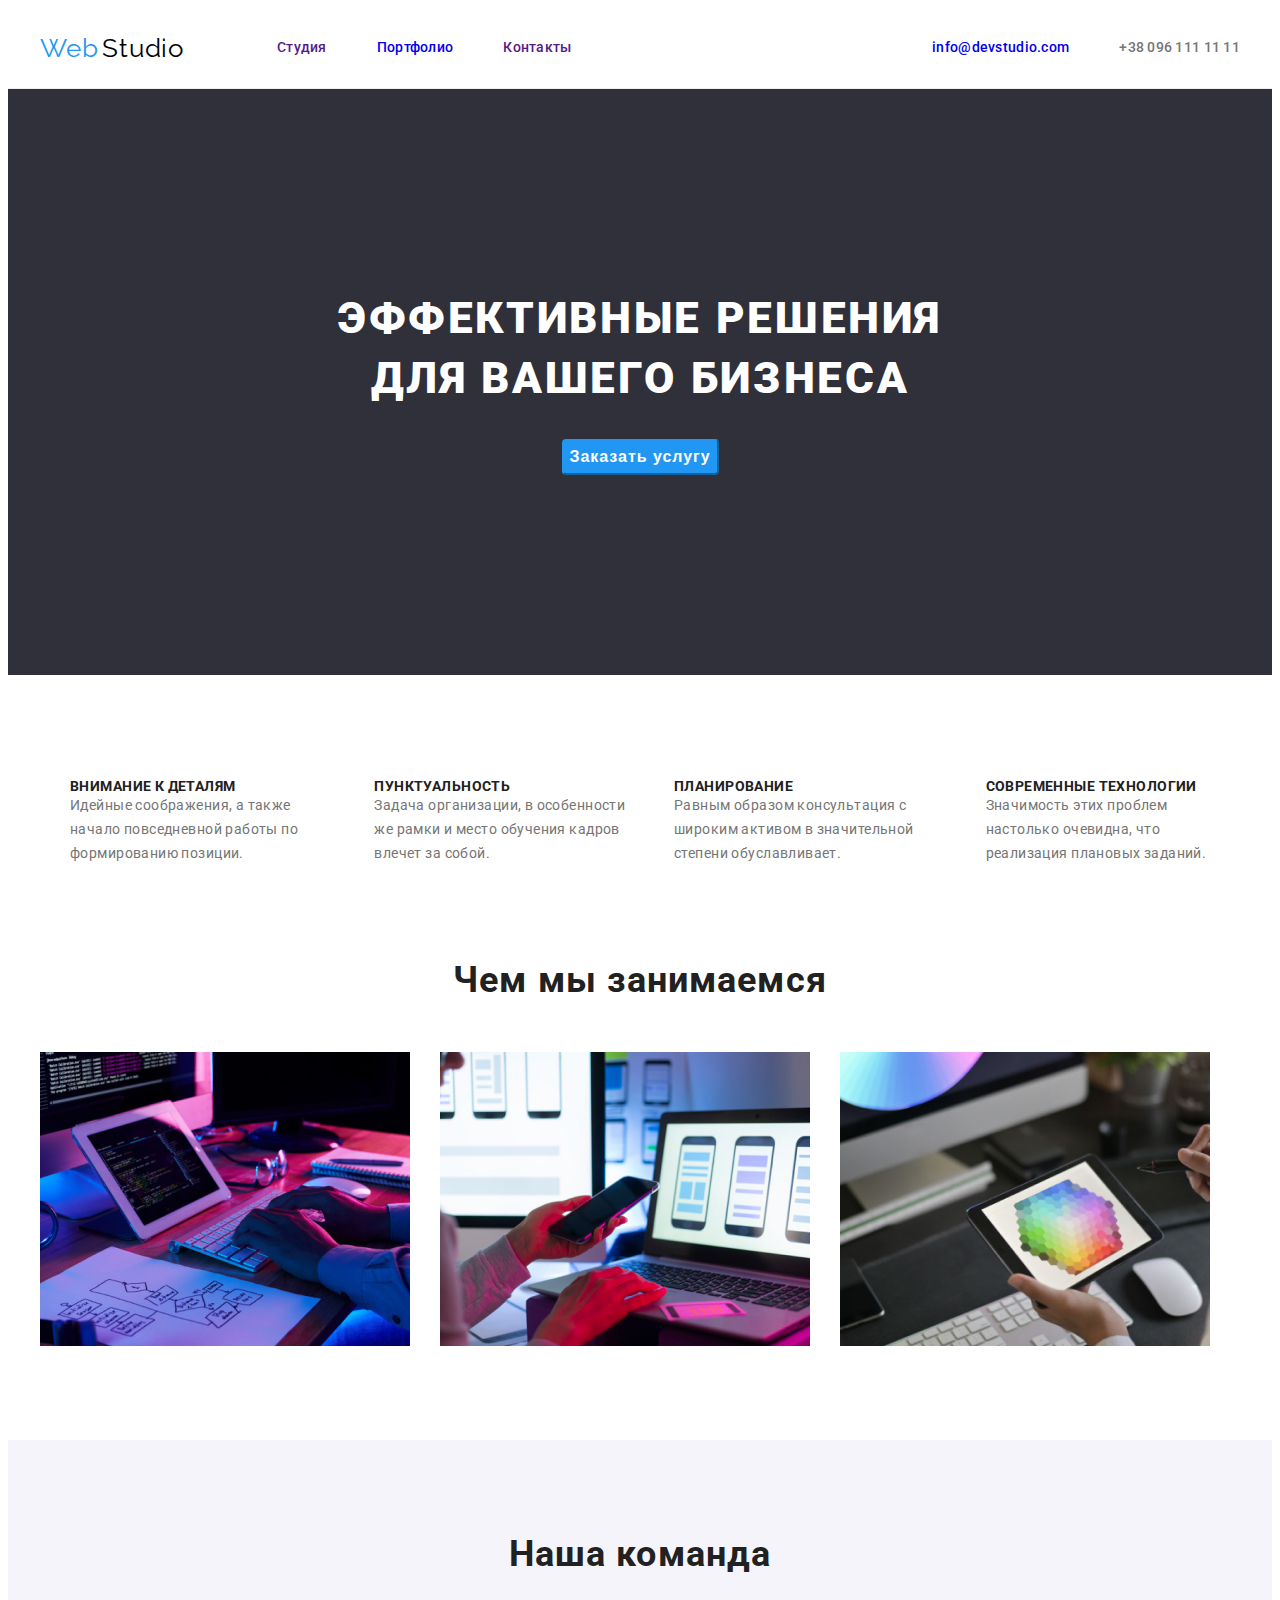
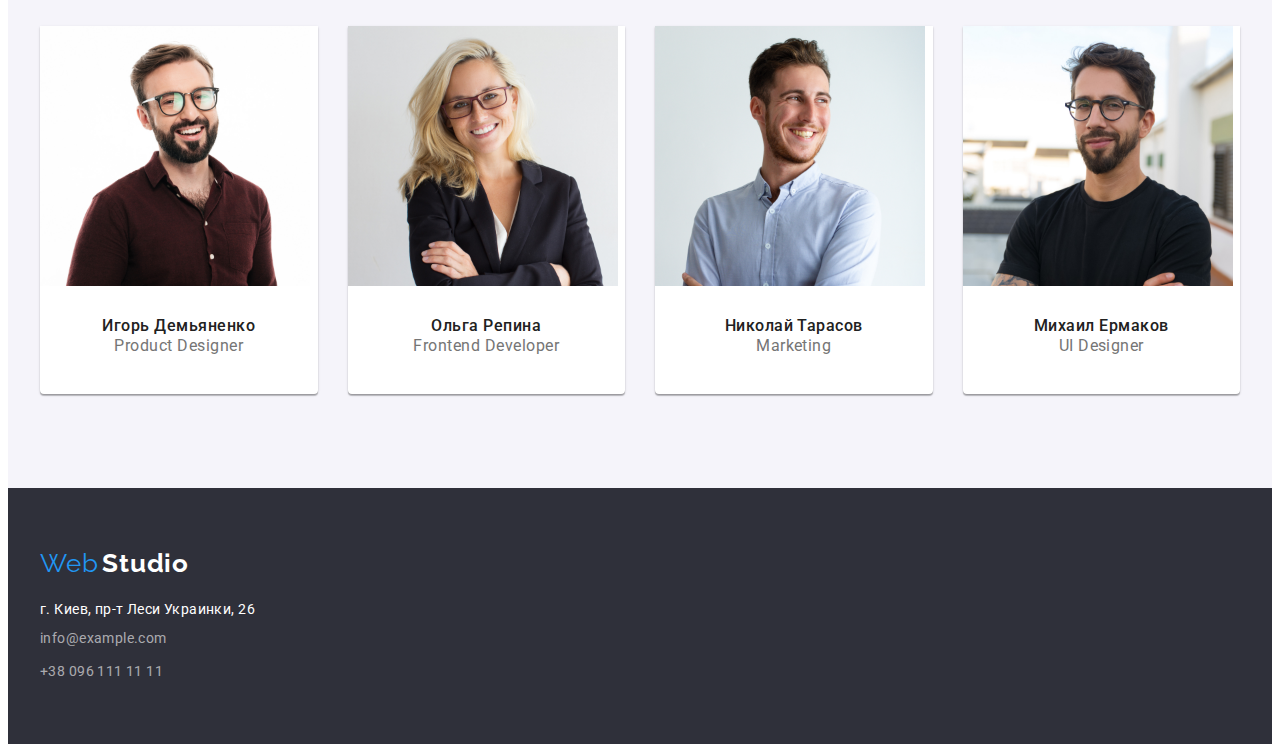
<file: index.html>
<!DOCTYPE html>
<html lang="ru">
<head>
    <meta charset="UTF-8">
    <meta http-equiv="X-UA-Compatible" content="IE=edge">
    <meta name="viewport" content="width=device-width, initial-scale=1.0">
    <link rel="preconnect" href="https://fonts.gstatic.com">
    <link href="https://fonts.googleapis.com/css2?family=Raleway:wght@700&family=Roboto:wght@400;500;700;900&display=swap" rel="stylesheet">
    <link rel="stylesheet" href="https://cdnjs.cloudflare.com/ajax/libs/modern-normalize/1.0.0/modern-normalize.min.css" integrity="sha512-ISS7cAi1PEhQ8jnbJpJZMd29NlhNj4AWYyLOSp2CE/CsHxTCu+r+t0D2yoJudVrd0/8fTVPUVDzY5Tvli75u/g==" crossorigin="anonymous" />
    <link rel="stylesheet" href="./css/styles.css">
    <title>Web Studio</title>
</head>
<body>
    <!--Header-->
    <header class="header">
        <div class="container">
            <div class="header-container">
                <nav class="navigation">
                    <a class="navigation-title link" href="" lang="en">
                        <span class="web">Web</span>
                        <span class="studio">Studio</span>
                    </a>
                    <ul class="navigation-list list">
                        <li class="navigation-item">
                            <a class="navigation-link link" href="">Студия</a>
                        </li>
                        <li class="navigation-item">
                            <a class="navigation-link link" href="./portfolio.html">Портфолио</a>
                        </li>
                        <li class="navigation-item">
                            <a class="navigation-link link" href="">Контакты</a>
                        </li>
                    </ul>
                </nav>
                <a class="mail-link link" href="mailto:info@devstudio.com">info@devstudio.com</a>
                <a class="tel-link link" href="tel:+380961111111">+38 096 111 11 11</a>
            </div>
        </div>
    </header>
    <!--Main-->
    <main>

        <!--HERO-->
            <section class="hero">
                <div class="hero-area">
                    <h1 class="hero-title">Эффективные решения для вашего бизнеса</h1>
                    <button class="hero-btn" type="button">Заказать услугу</button>
                </div>
            </section>

        <!--Features-->
            <section class="features">
                <div class="features-area container">
                    <ul class="features-list list">
                        <li class="features-item">
                            <h3 class="features-title">Внимание к деталям</h3>
                            <p class="features-text">Идейные соображения, а также начало повседневной работы по формированию позиции.</p>
                        </li>
                        <li class="features-item">
                            <h3 class="features-title">Пунктуальность</h3>
                            <p class="features-text">Задача организации, в особенности же рамки и место обучения кадров влечет за собой.</p>
                        </li>
                        <li class="features-item">
                            <h3 class="features-title">Планирование</h3>
                            <p class="features-text">Равным образом консультация с широким активом в значительной степени обуславливает.</p>
                        </li>
                        <li class="features-item">
                            <h3 class="features-title">Современные технологии</h3>
                            <p class="features-text">Значимость этих проблем настолько очевидна, что реализация плановых заданий.</p>
                        </li>
                    </ul>
                </div>
            </section>

        <!--About-->
            <section class="about container">
                <div class="about-area">
                    <h2 class="about-title title">Чем мы занимаемся</h2>
                    <ul class="about-list list">
                        <li class="about-img">
                          <img class="about-img-item" src="./images/about/about-1.jpg" alt="чем мы занимаемся" width="370" height="294">  
                        </li>
                        <li class="about-img">
                           <img class="about-img-item" src="./images/about/about-2.jpg" alt="чем мы занимаемся" width="370" height="294"> 
                        </li>
                        <li class="about-img">
                           <img class="about-img-item" src="./images/about/about-3.jpg" alt="чем мы занимаемся" width="370" height="294">
                        </li>
                    </ul>
                </div>
            </section>

        <!--Team-->
            <section class="team">
                <div class="team-area container">
                    <h2 class="team-title title">Наша команда</h2>
                    <ul class="team-list list">
                        <li class="team-info">
                            <img class="team-img" src="./images/team/igor.jpg" alt="Игорь Демьяненко" width="270" height="260">
                            <div class="team-info-container">
                                <h3 class="team-developer" lang="ru">Игорь Демьяненко</h3>
                                <p class="team-developer-direction" lang="en">Product Designer</p>
                            </div>

                        </li>
                        <li class="team-info">
                            <img class="team-img" src="./images/team/olga.jpg" alt="Ольга Репина" width="270" height="260">
                            <div class="team-info-container">
                                <h3 class="team-developer" lang="ru">Ольга Репина</h3>
                                <p class="team-developer-direction" lang="en">Frontend Developer</p>
                            </div>
                        </li>
                        <li class="team-info">
                            <img class="team-img" src="./images/team/nikolai.jpg" alt="Николай Тарасов" width="270" height="260">
                            <div class="team-info-container">
                                <h3 class="team-developer" lang="ru">Николай Тарасов</h3>
                                <p class="team-developer-direction" lang="en">Marketing</p>
                            </div>
                        </li>
                        <li class="team-info">
                            <img class="team-img" src="./images/team/michail.jpg" alt="Михаил Ермаков" width="270" height="260">
                            <div class="team-info-container">
                                <h3 class="team-developer" lang="ru">Михаил Ермаков</h3>
                                <p class="team-developer-direction" lang="en">UI Designer</p>
                            </div>
                        </li>
                    </ul>
                </div>
            </section>
    </main>
    <!--Footer-->
    <footer class="footer">
        <div class="container">
            <a class="footer-title link" href="" lang="en">
                <div class="footer-title-container">
                    <span class="web">Web</span>
                    <span class="footer-studio">Studio</span>
                </div>
            
            </a>
            <address class="address container">
                <div class="add-container">
                    <ul class="address-list list">
                        <li class="add-list-link">
                            <a class="address-link link" href="https://goo.gl/maps/1xMKTDYnkmWsLrc38" target="blank">г. Киев, пр-т
                                Леси
                                Украинки, 26</a>
                        </li>
                        <li class="add-list-link">
                            <a class="address-mail-tel link" href="mailto:info@example.com">info@example.com</a>
                        </li>
                        <li class="add-list-link">
                            <a class="address-mail-tel link" href="tel:+380961111111">+38 096 111 11 11</a>
                        </li>
                    </ul>
                </div>
            </address>

        </div>
       
    </footer>
</body>
</html>
</file>
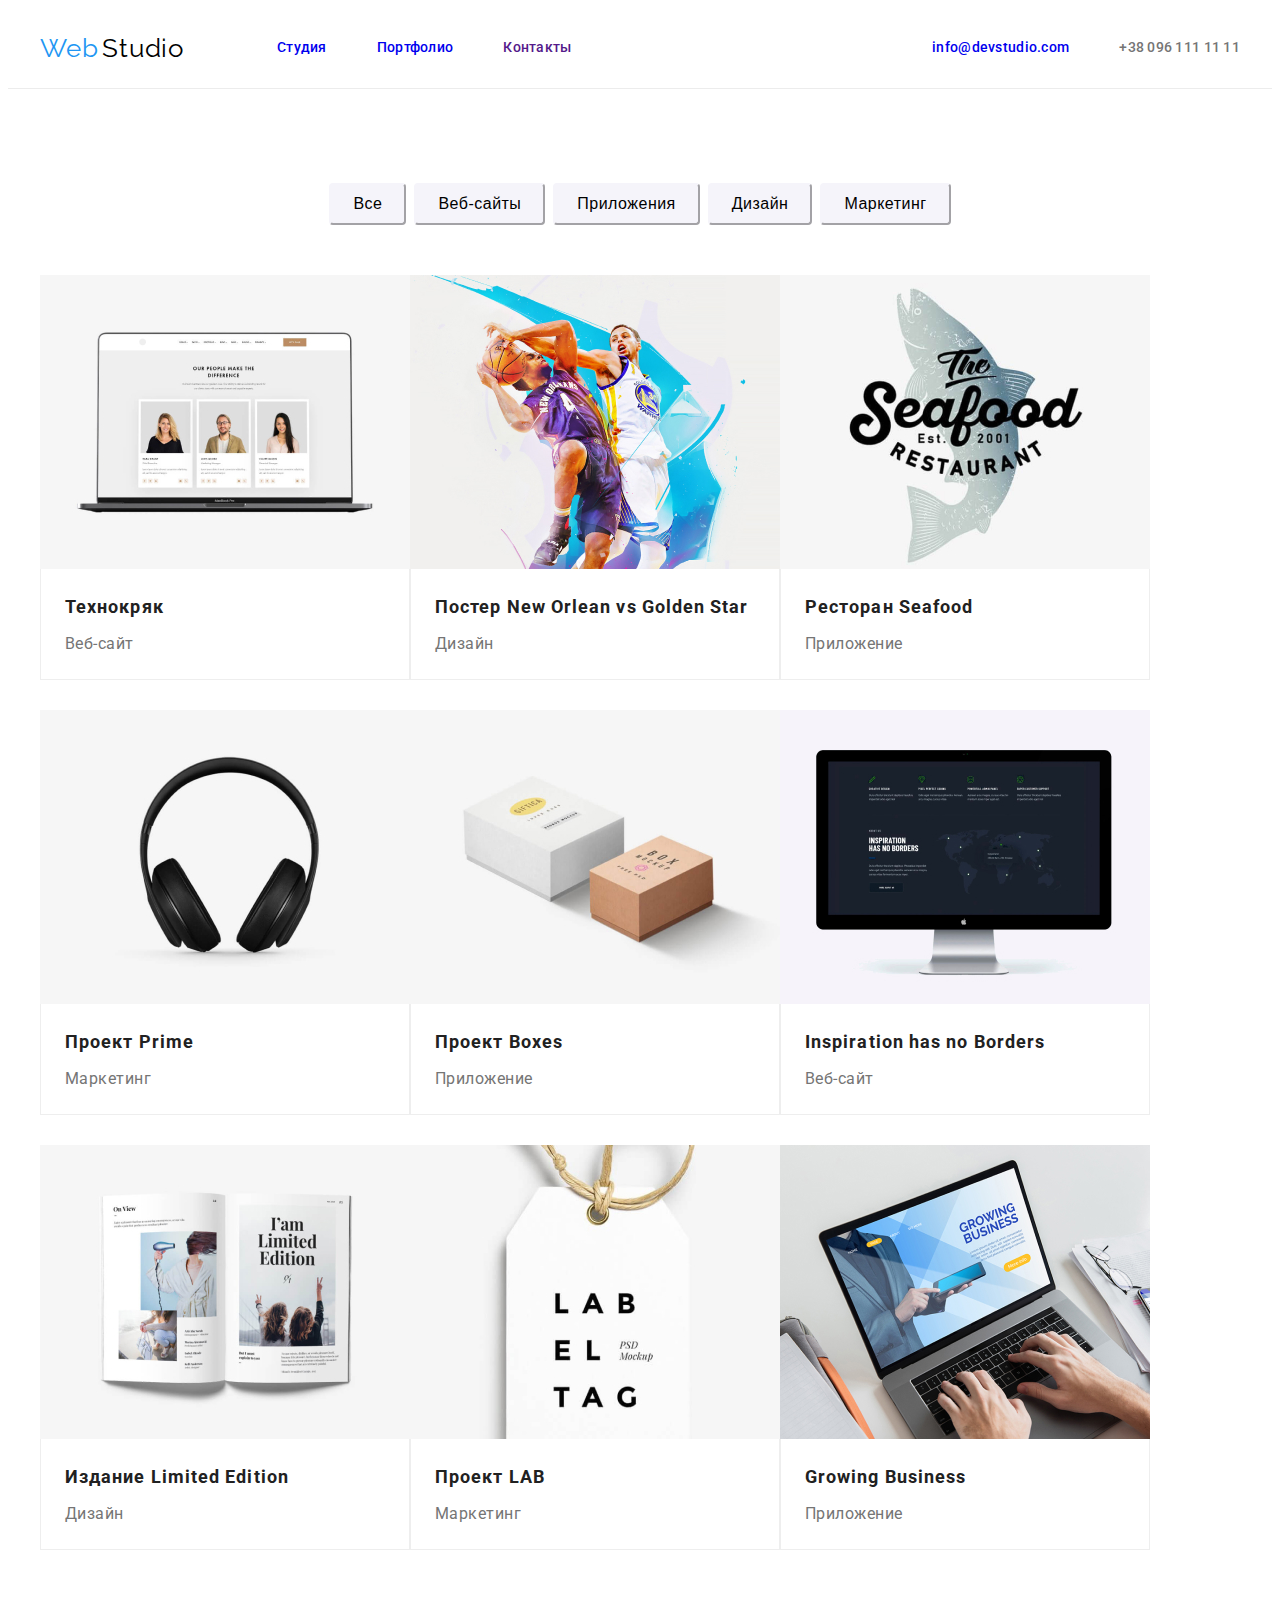
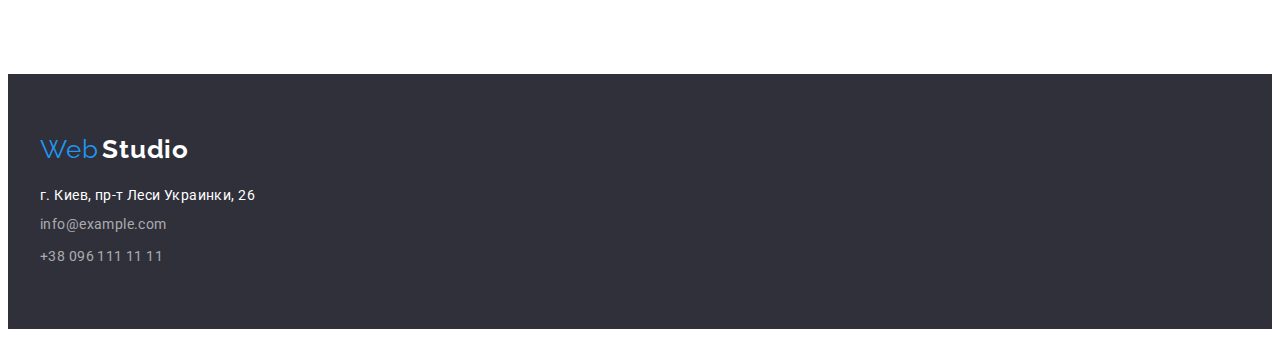
<file: portfolio.html>
<!DOCTYPE html>
<html lang="ru">
<head>
    <meta charset="UTF-8">
    <meta http-equiv="X-UA-Compatible" content="IE=edge">
    <meta name="viewport" content="width=device-width, initial-scale=1.0">
    <link rel="preconnect" href="https://fonts.gstatic.com">
    <link
        href="https://fonts.googleapis.com/css2?family=Raleway:wght@700&family=Roboto:wght@400;500;700;900&display=swap"
        rel="stylesheet">
    <link rel="stylesheet" href="https://cdnjs.cloudflare.com/ajax/libs/modern-normalize/1.0.0/modern-normalize.min.css"
        integrity="sha512-ISS7cAi1PEhQ8jnbJpJZMd29NlhNj4AWYyLOSp2CE/CsHxTCu+r+t0D2yoJudVrd0/8fTVPUVDzY5Tvli75u/g=="
        crossorigin="anonymous" />
    <link rel="stylesheet" href="./css/styles.css">
    <title>Портфолио</title>
</head>
<body>
    <header class="header">
        <div class="container">
            <div class="header-container">
                <nav class="navigation">
                    <h1 hidden>Portfolio</h1>
                    <a class="navigation-title link" href="" lang="en">
                        <span class="web">Web</span>
                        <span class="studio">Studio</span>
                    </a>
                    <ul class="navigation-list list">
                        <li class="navigation-item">
                            <a class="navigation-link link" href="./index.html">Студия</a>
                        </li>
                        <li class="navigation-item">
                            <a class="navigation-link link" href="./portfolio.html">Портфолио</a>
                        </li>
                        <li class="navigation-item">
                            <a class="navigation-link link" href="">Контакты</a>
                        </li>
                    </ul>
                </nav>
                <a class="mail-link link" href="mailto:info@devstudio.com">info@devstudio.com</a>
                <a class="tel-link link" href="tel:+380961111111">+38 096 111 11 11</a>
            </div>
        </div>
    </header>
    <main>
        <!--BUTTONS-->
        <section class="buttons container">
            <h2 class="buttons-title" hidden>Buttons</h2>
            <ul class="buttons-list list">
                <li class="buttons-item">
                    <button class="buttons-link" type="button">Все</button>
                </li>
                <li class="buttons-item">
                    <button class="buttons-link" type="button">Веб-сайты</button>
                </li>
                <li class="buttons-item">
                    <button class="buttons-link" type="button">Приложения</button>
                </li>
                <li class="buttons-item">
                    <button class="buttons-link" type="button">Дизайн</button>
                </li>
                <li class="buttons-item">
                    <button class="buttons-link" type="button">Маркетинг</button>
                </li>
            </ul>
        </section>
        <section class="category container">
                <ul class="category-list list">
                    <li class="category-items">
                        <a>
                            <img class="category-img" src="./images/portfolio/технокряк.jpg" alt="Веб-сайт" width="370" height="294">
                            <div class="category-container">
                                <h3 class="category-title">Технокряк</h3>
                                <p class="category-name">Веб-сайт</p>
                            </div>
                        </a>
                    </li>
                    <li class="category-items">
                        <a>
                            <img class="category-img" src="./images/portfolio/orlean.jpg" alt="Дизайн" width="370" height="294">
                            <div class="category-container">
                                <h3 class="category-title" lang="en">Постер New Orlean vs Golden Star</h3>
                                <p class="category-name">Дизайн</p>
                            </div>
                
                        </a>
                
                    </li>
                    <li class="category-items">
                        <a>
                            <img class="category-img" src="./images/portfolio/ресторан.jpg" alt="Приложение" width="370" height="294">
                            <div class="category-container">
                                <h3 class="category-title" lang="en">Ресторан Seafood</h3>
                                <p class="category-name">Приложение</p>
                            </div>
                        </a>
                    </li>
                    <li class="category-items">
                        <a>
                            <img class="category-img" src="./images/portfolio/prime.jpg" alt="Маркетинг" width="370" height="294">
                            <div class="category-container">
                                <h3 class="category-title" lang="en">Проект Prime</h3>
                                <p class="category-name">Маркетинг</p>
                            </div>
                
                        </a>
                    </li>
                    <li class="category-items">
                        <a>
                            <img class="category-img" src="./images/portfolio/boxes.jpg" alt="Приложение" width="370" height="294">
                            <div class="category-container">
                                <h3 class="category-title" lang="en">Проект Boxes</h3>
                                <p class="category-name">Приложение</p>
                            </div>
                        </a>
                    </li>
                    <li class="category-items">
                        <a>
                            <img class="category-img" src="./images/portfolio/inspiration.jpg" alt="Веб-сайт" width="370" height="294">
                            <div class="category-container">
                                <h3 class="category-title">Inspiration has no Borders</h3>
                                <p class="category-name">Веб-сайт</p>
                            </div>
                
                        </a>
                    </li>
                    <li class="category-items">
                        <a>
                            <img class="category-img" src="./images/portfolio/limited.jpg" alt="Дизайн" width="370" height="294">
                            <div class="category-container">
                                <h3 class="category-title" lang="en">Издание Limited Edition</h3>
                                <p class="category-name">Дизайн</p>
                            </div>
                
                        </a>
                    </li>
                    <li class="category-items">
                        <a>
                            <img class="category-img" src="./images/portfolio/lab.jpg" alt="Маркетинг" width="370" height="294">
                            <div class="category-container">
                                <h3 class="category-title" lang="en">Проект LAB</h3>
                                <p class="category-name">Маркетинг</p>
                            </div>
                
                        </a>
                    </li>
                    <li class="category-items">
                        <a>
                            <img src="./images/portfolio/business.jpg" alt="Приложение" width="370" height="294">
                            <div class="category-container">
                                <h3 class="category-title">Growing Business</h3>
                                <p class="category-name">Приложение</p>
                            </div>
                        </a>
                    </li>
                </ul>    
        </section>
    </main>
    <footer class="footer">
        <div class="container">
            <a class="footer-title link" href="" lang="en">
                <div class="footer-title-container">
                    <span class="web">Web</span>
                    <span class="footer-studio">Studio</span>
                </div>
            </a>
            <address class="address container">
                <div class="add-container">
                    <ul class="address-list list">
                        <li class="add-list-link">
                            <a class="address-link link" href="https://goo.gl/maps/1xMKTDYnkmWsLrc38" target="blank">г. Киев, пр-т
                                Леси Украинки, 26</a>
                        </li>
                        <li class="add-list-link">
                            <a class="address-mail-tel link" href="mailto:info@example.com">info@example.com</a>
                        </li>
                        <li class="add-list-link">
                            <a class="address-mail-tel link" href="tel:+380961111111">+38 096 111 11 11</a>
                        </li>
                    </ul>
                </div>
            </address>
        </div>
       
    </footer>
</body>
</html>
</file>
<file: css/styles.css>
/* ===============UTILITES==============*/

:root {
  --main-font: "Roboto", sans-serif;
  --secondary-font: "Raleway", sans-serif;
  --btm-color: #2196f3;
  --main-color: #212121;
  --features-margtop: 10px;
  --features-margleft: 30px;
}

.link {
  text-decoration: none;
}

.list {
  list-style: none;
}

.address {
  font-style: normal;
}

body {
  font-family: var(--main-font);
  color: var(--main-color);
}

.container {
  width: 1200px;
  margin: 0 auto;
  padding-left: 15px;
  padding-right: 15px;
}

h1,
h2,
h3,
h4,
h5,
h6,
p {
  margin: 0;
}

img {
  display: block;
}

/* ===============END UTILITES==============*/

/* ===============HEADER==============*/
.header {
  border-bottom: 1px solid #ececec;
}

.header-container {
  display: flex;
  align-items: center;
}

.navigation {
  display: flex;
  align-items: center;
}
.navigation-title {
  margin-right: 93px;
}

.web {
  padding-top: 24px;
  padding-bottom: 25px;

  font-family: var(--secondary-font);
  font-size: 26px;
  line-height: 1.19;
  letter-spacing: 0.03em;
  color: #2196f3;
}

.studio {
  padding-top: 24px;
  padding-bottom: 25px;

  font-family: var(--secondary-font);
  font-size: 26px;
  line-height: 1.19;
  letter-spacing: 0.03em;
  color: #000000;
}

.navigation-list {
  margin: 0;
  display: flex;
  padding-left: 0;
}

.navigation-item:not(:last-child) {
  margin-right: 50px;
}

.navigation-link {
  display: block;
  padding-top: 24px;
  padding-bottom: 25px;
}

.navigation-link {
  font-weight: 500;
  font-size: 14px;
  line-height: 1.14;
  letter-spacing: 0.02em;
}
.navigation-link:hover,
.navigation-link:focus {
  color: var(--btm-color);
}

.mail-link {
  margin-right: 50px;
  margin-left: auto;

  padding-top: 32px;
  padding-bottom: 32px;

  font-weight: 500;
  font-size: 14px;
  line-height: 1.14;
  letter-spacing: 0.02em;
}

.mail-link:hover,
.mail-link:focus {
  color: var(--btm-color);
}

.tel-link {
  padding-top: 32px;
  padding-bottom: 32px;

  font-weight: 500;
  font-size: 14px;
  line-height: 1.14;
  letter-spacing: 0.02em;
  color: #757575;
}
/* ===============END HEADER==============*/

/* ===============HERO==============*/
.hero {
  margin-bottom: 94px;
}

.hero-area {
  background-color: #2f303a;
  text-align: center;
}

.hero-title {
  margin: auto;
  padding-top: 200px;
  margin-bottom: 30px;
}

.hero-title {
  width: 696px;
  font-weight: 900;
  font-size: 44px;
  line-height: 1.36;
  letter-spacing: 0.06em;
  text-transform: uppercase;
  color: #ffffff;
}

.hero-btn {
  margin-bottom: 200px;
}

.hero-btn {
  border-radius: 4px;
  border-color: var(--btm-color);

  font-weight: bold;
  font-size: 16px;
  line-height: 1.87;
  letter-spacing: 0.06em;
  cursor: pointer;
  background-color: var(--btm-color);
  color: white;
}
/* ===============END HERO==============*/

/* ===============FEATURES==============*/

.features-area {
  margin-bottom: 94px;
}

.features-list {
  margin: 0px;
  padding-left: 0px;

  display: flex;
  margin-top: (-1 * var(--features-margtop));
  margin-left: (-1 * var(--features-margleft));
}

.features-item {
  flex-basis: calc(100%-90px) / 4;
  margin-top: var(--features-margtop);
  margin-left: var(--features-margleft);
}

.features-title {
  font-weight: bold;
  font-size: 14px;
  line-height: 1.14;
  letter-spacing: 0.03em;
  text-transform: uppercase;
}
.features-text {
  font-size: 14px;
  line-height: 1.71;
  letter-spacing: 0.03em;
  color: #757575;
}
/* ===============END FEATURES==============*/
/* ===============ABOUT==============*/
.about-area {
  text-align: center;
}

.about-list {
  display: flex;
  margin-top: 50px;
  margin-bottom: 94px;
  padding-left: 0px;
}

.about-img:not(:last-child) {
  padding-right: 30px;
}

.title {
  font-weight: bold;
  font-size: 36px;
  line-height: 1.16;
  letter-spacing: 0.03em;
}
/* ===============END ABOUT==============*/
/* ===============TEAM==============*/
.team {
  padding-bottom: 94px;
  background-color: #f5f4fa;
}

.team-title {
  text-align: center;
  padding-top: 94px;
  padding-bottom: 50px;
}
.team-list {
  display: flex;
  flex-wrap: wrap;
  margin-right: -30px;
  margin-top: -50px;
  padding-left: 0px;
  margin-bottom: 0px;
}

.team-info {
  flex-basis: calc((100% / 4) - 30px);
  margin-right: 30px;
  margin-top: 50px;

  width: 270px;
  height: 368px;
  background-color: #ffffff;
  box-shadow: 0px 1px 3px rgba(0, 0, 0, 0.12), 0px 1px 1px rgba(0, 0, 0, 0.14),
    0px 2px 1px rgba(0, 0, 0, 0.2);
  border-radius: 0px 0px 4px 4px;
}
.team-info-container {
  padding-top: 30px;
  text-align: center;
}

.team-developer {
  font-weight: 500;
  font-size: 16px;
  line-height: 1.19;
  letter-spacing: 0.03em;
}
.team-developer-direction {
  font-size: 16px;
  line-height: 1.19px;
  letter-spacing: 0.03em;
  color: #757575;

  margin-bottom: 30px;
  margin-top: 10px;
}
/* ===============END TEAM==============*/
/* ===============FOOTER==============*/
.footer {
  background-color: #2f303a;
}

.footer-title-container {
  padding-top: 60px;
  padding-bottom: 20px;
}
.footer-studio {
  padding-top: 24px;
  padding-bottom: 25px;
  font-family: var(--secondary-font);
  font-weight: bold;
  font-size: 26px;
  line-height: 1.19;
  letter-spacing: 0.03em;
  color: #ffffff;
}
.address {
  padding: 0px;
  display: block;
  margin: 0px;
}

.add-container {
  padding-bottom: 60px;
}
.address-list {
  margin: 0px;
  padding: 0px;
}
.address-link {
  font-size: 14px;
  line-height: 1.71px;
  letter-spacing: 0.03em;
  color: #ffffff;
}
.add-list-link:not(:first-child) {
  margin-top: 9px;
}
.address-mail-tel {
  font-size: 14px;
  line-height: 1.71;
  letter-spacing: 0.03em;
  color: rgba(255, 255, 255, 0.6);
}

/* ===============PORTFOLIO==============*/

/* ===============BUTTONS==============*/

.buttons-list {
  display: flex;
  justify-content: center;
  margin-top: 94px;
  margin-bottom: 0px;
  padding: 0px;
}

.buttons-item:not(:last-child) {
  margin-right: 8px;
}
.buttions-item {
}

.buttons-link {
  padding: 6px 22px;

  font-weight: 500;
  font-size: 16px;
  line-height: 1.62;
  letter-spacing: 0.03em;
  background-color: #f5f4fa;
  cursor: pointer;
  border-radius: 4px;
  border-color: #f5f4fa;
}
.buttons-link:hover,
.buttons-link:focus {
  color: #ffffff;
  background-color: var(--btm-color);
}

/* ===============END BUTTONS==============*/

/* ===============CATEGORY==============*/

.category-list {
  margin-top: 50px;
  margin-bottom: 94px;
  padding-right: -30px;

  display: flex;
  flex-wrap: wrap;
  padding: 0;
}

.category-items {
  flex-basis: calc((100% -90px) / 3);

  background: #ffffff;
  box-sizing: border-box;

  margin-bottom: 30px;
}

.category-container {

  border: 1px solid #eeeeee;
  border-top: none;
  max-width: 370px;
}

.category-title {
  padding-left: 24px;
  padding-top: 20px;

  font-weight: bold;
  font-size: 18px;
  line-height: 36px;
  letter-spacing: 0.06em;
}
.category-name {
  margin-top: 4px;
  padding-left: 24px;
  margin-bottom: 20px;

  font-size: 16px;
  line-height: 1.87;
  letter-spacing: 0.03em;
  color: #757575;
}

/* ===============END CATEGORY==============*/
</file>
